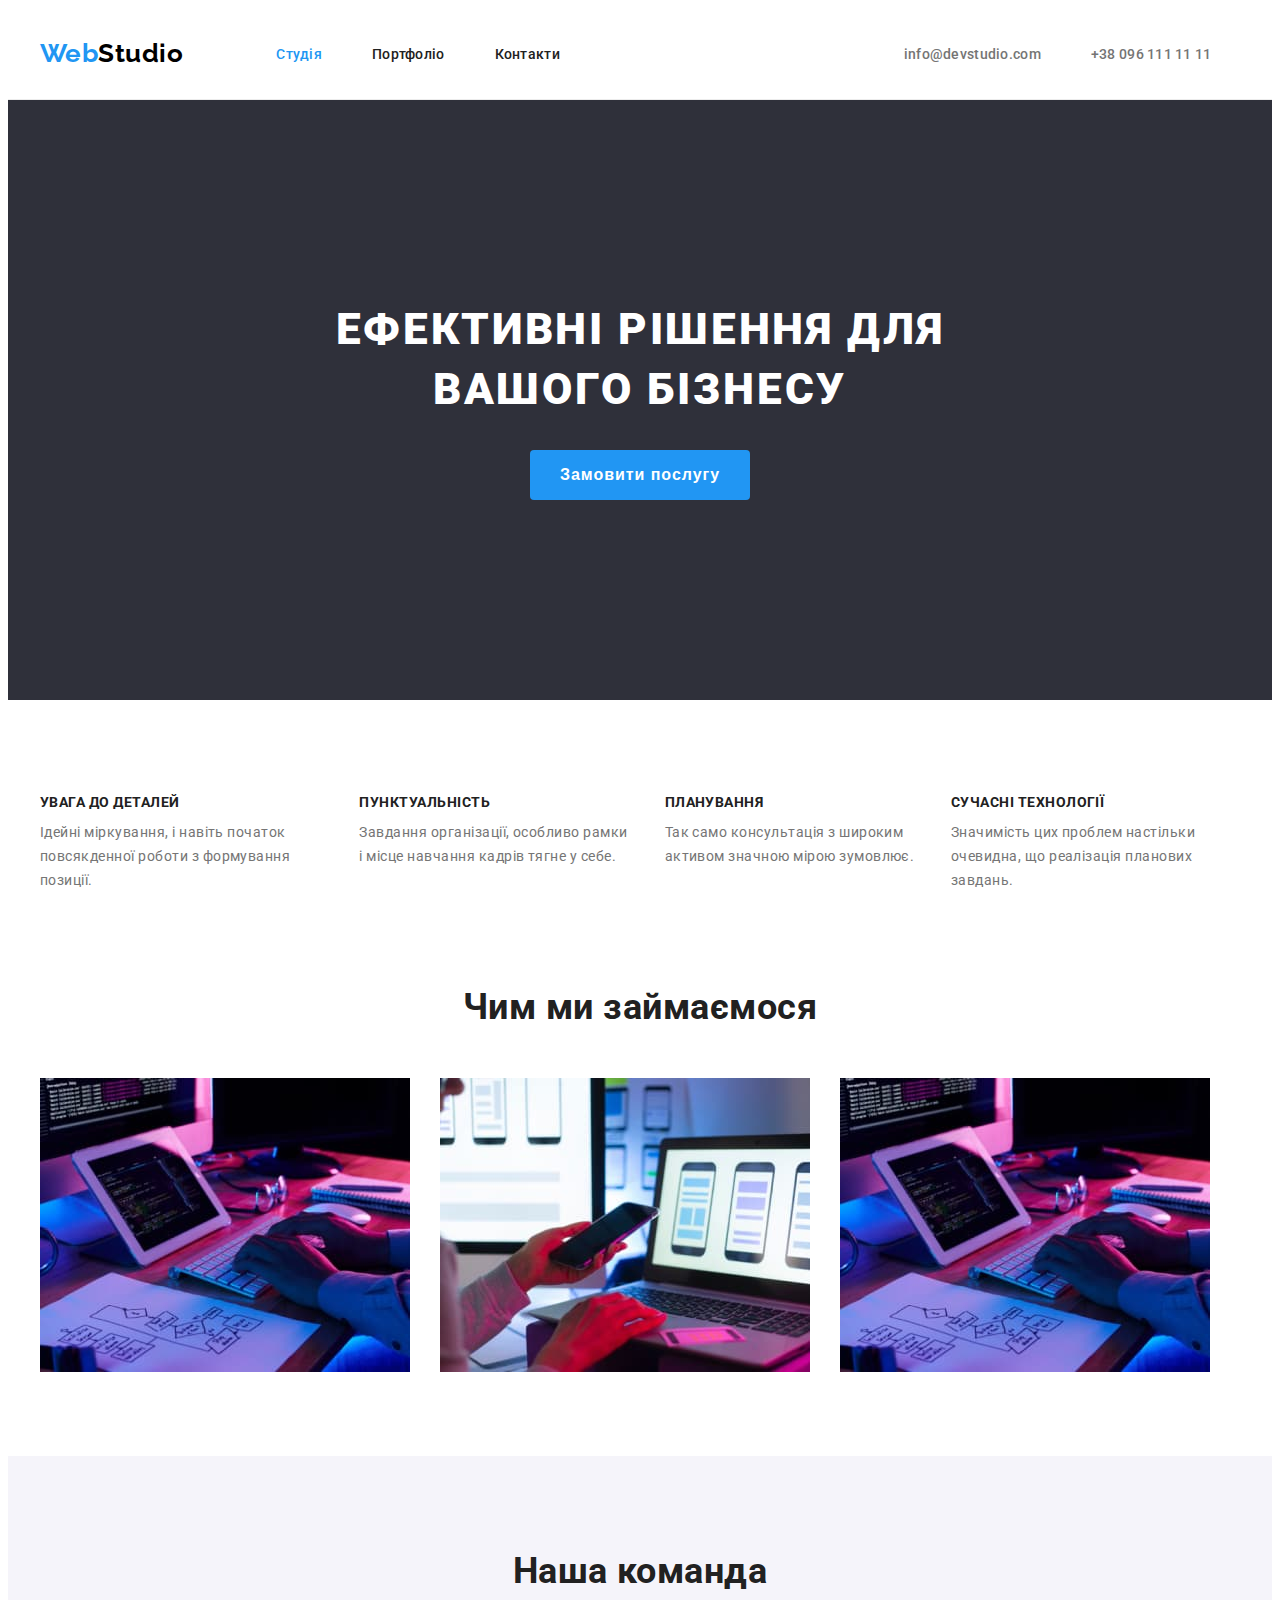
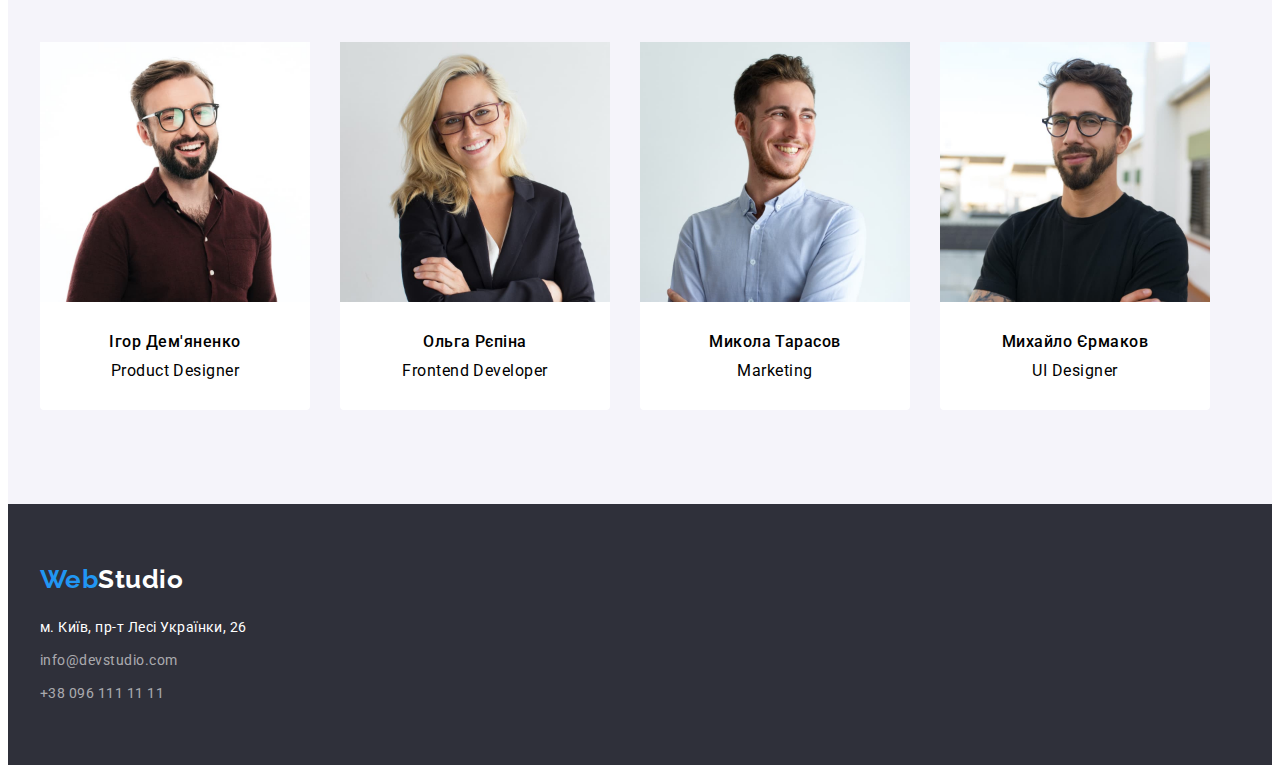
<file: index.html>
<!DOCTYPE html>
<html lang="ua">
<head>
    <meta charset="UTF-8">
    <meta http-equiv="X-UA-Compatible" content="IE=edge">
    <meta name="viewport" content="width=device-width, initial-scale=1.0">
    <title>Document</title>
    <link rel="preconnect" href="https://fonts.googleapis.com"> 
    <link rel="preconnect" href="https://fonts.gstatic.com" crossorigin> 
    <link href="https://fonts.googleapis.com/css2?family=Raleway:wght@700&family=Roboto:wght@400;500;700&display=swap" rel="stylesheet">
    <link rel="stylesheet" href="./css/style.css">
</head>
<body>
    <header class="header">
       <div class="container header-container">
            <nav class="header-nav">
                <a class=logo href="./index.html"><span class="logo-first">Web</span>Studio</a>
            <ul class="list header-list">
                <li><a class="header-nav-link current" href="./index.html">Студія</a></li>
                <li><a class="header-nav-link" href="./portfolio.html">Портфоліо</a></li>
                <li><a class="header-nav-link" href="">Контакти</a></li>
            </ul>
            </nav>
            <ul class="list list-nav">
                <li><a class="header-contacts" href="info@devstudio.com">info@devstudio.com</a></li>
                <li><a class="header-contacts" href="+380961111111">+38 096 111 11 11</a></li>
            </ul>
       </div>
    </header>
        <main>
            <section class="hero">
                <div class="hero-wrap container">
                    <h1 class="title-hero">
                        Ефективні рішення для <br /> вашого бізнесу
                    </h1>
                    <button type="button" class="btn-hero">
                        Замовити послугу
                    </button>
                </div>
            </section>
        <section class="about">
            <div class="container">
                <h2 class="title visually-hidden">Наші переваги</h2>
                <ul class="list list-about">
                    <li>
                        <h3 class="title-benefits">УВАГА ДО ДЕТАЛЕЙ</h3>
                        <p class="title-benefits-text">
                            Ідейні міркування, і навіть початок повсякденної роботи з формування позиції.
                        </p>
                    </li>
                    <li>
                        <h3 class="title-benefits">ПУНКТУАЛЬНІСТЬ</h3>
                        <p class="title-benefits-text">
                            Завдання організації, особливо рамки і місце навчання кадрів тягне у себе.
                        </p>
                    </li>
                    <li>
                        <h3 class="title-benefits">ПЛАНУВАННЯ</h3>
                        <p class="title-benefits-text">
                            Так само консультація з широким активом значною мірою зумовлює.
                        </p>
                    </li>
                    <li>
                        <h3 class="title-benefits">СУЧАСНІ ТЕХНОЛОГІЇ</h3>
                        <p class="title-benefits-text">
                            Значимість цих проблем настільки очевидна, що реалізація планових завдань.
                        </p>
                    </li>
                </ul>
            </div>
        </section>
        <section class="example">
            <div class="container">
                <h2 class="title title-example">
                    Чим ми займаємося
                </h2>
                <ul class="list list-example">
                    <li>
                            <img src="./images/img.jpg" width="370" alt="Набір структури коду на комп'ютері" />
                    </li>
                    <li>
                            <img src="./images/img-2.jpg" width="370" alt="Адаптування сайту до різних гаджетів" />
                    </li>
                    <li>
                            <img src="./images/img.jpg" width="370" alt="Підбір кольорів" />
                    </li>
                </ul>
            </div>
        </section>
        <section class="team">
            <div class="container">
                <h2 class="title title-item">Наша команда</h2>
                <ul class="list list-team">
                    <li>
                                <img src="./images/people.jpg" width="270" alt="чоловік" />
                                <div class="team-container">
                                    <h3 class="title-team">Ігор Дем'яненко</h3>
                                    <p class="title-team-text">Product Designer</p>
                                </div>
                    </li>
                    <li>
                            <img src="./images/people-1.jpg" width="270" alt="жінка" />
                            <div class="team-container">
                                <h3 class="title-team">Ольга Рєпіна</h3> 
                                <p class="title-team-text">Frontend Developer</p>
                            </div>
                    </li>
                    <li>
                            <img src="./images/people-2.jpg" width="270" alt="чоловік" />
                            <div class="team-container">
                                <h3 class="title-team">Микола Тарасов</h3>
                                <p class="title-team-text">Marketing</p>
                            </div>
                    </li>
                    <li>
                            <img src="./images/people-3.jpg" width="270" alt="чоловік" />
                            <div class="team-container">
                                <h3 class="title-team">Михайло Єрмаков</h3>
                                <p class="title-team-text">UI Designer</p>
                            </div>
                    </li>
                </ul>
            </div>
        </section>
        </main>
        <footer class="footer">
            <div class="container">
                <a class=logo-footer href=""><span class="logo-first">Web</span>Studio</a>
                <address class="contacts">
                    <p class="contacts-text">м. Київ, пр-т Лесі Українки, 26</p>
                    <ul class="list">
                        <li class="contacts-title-footer"><a class="contacts-title" href="info@devstudio.com">info@devstudio.com</a><br></li>
                        <li><a class="contacts-title" href="+380961111111">+38 096 111 11 11</a></li>
                    </ul>
                </address>
            </div>
        </footer>
</body>
</html>
</file>
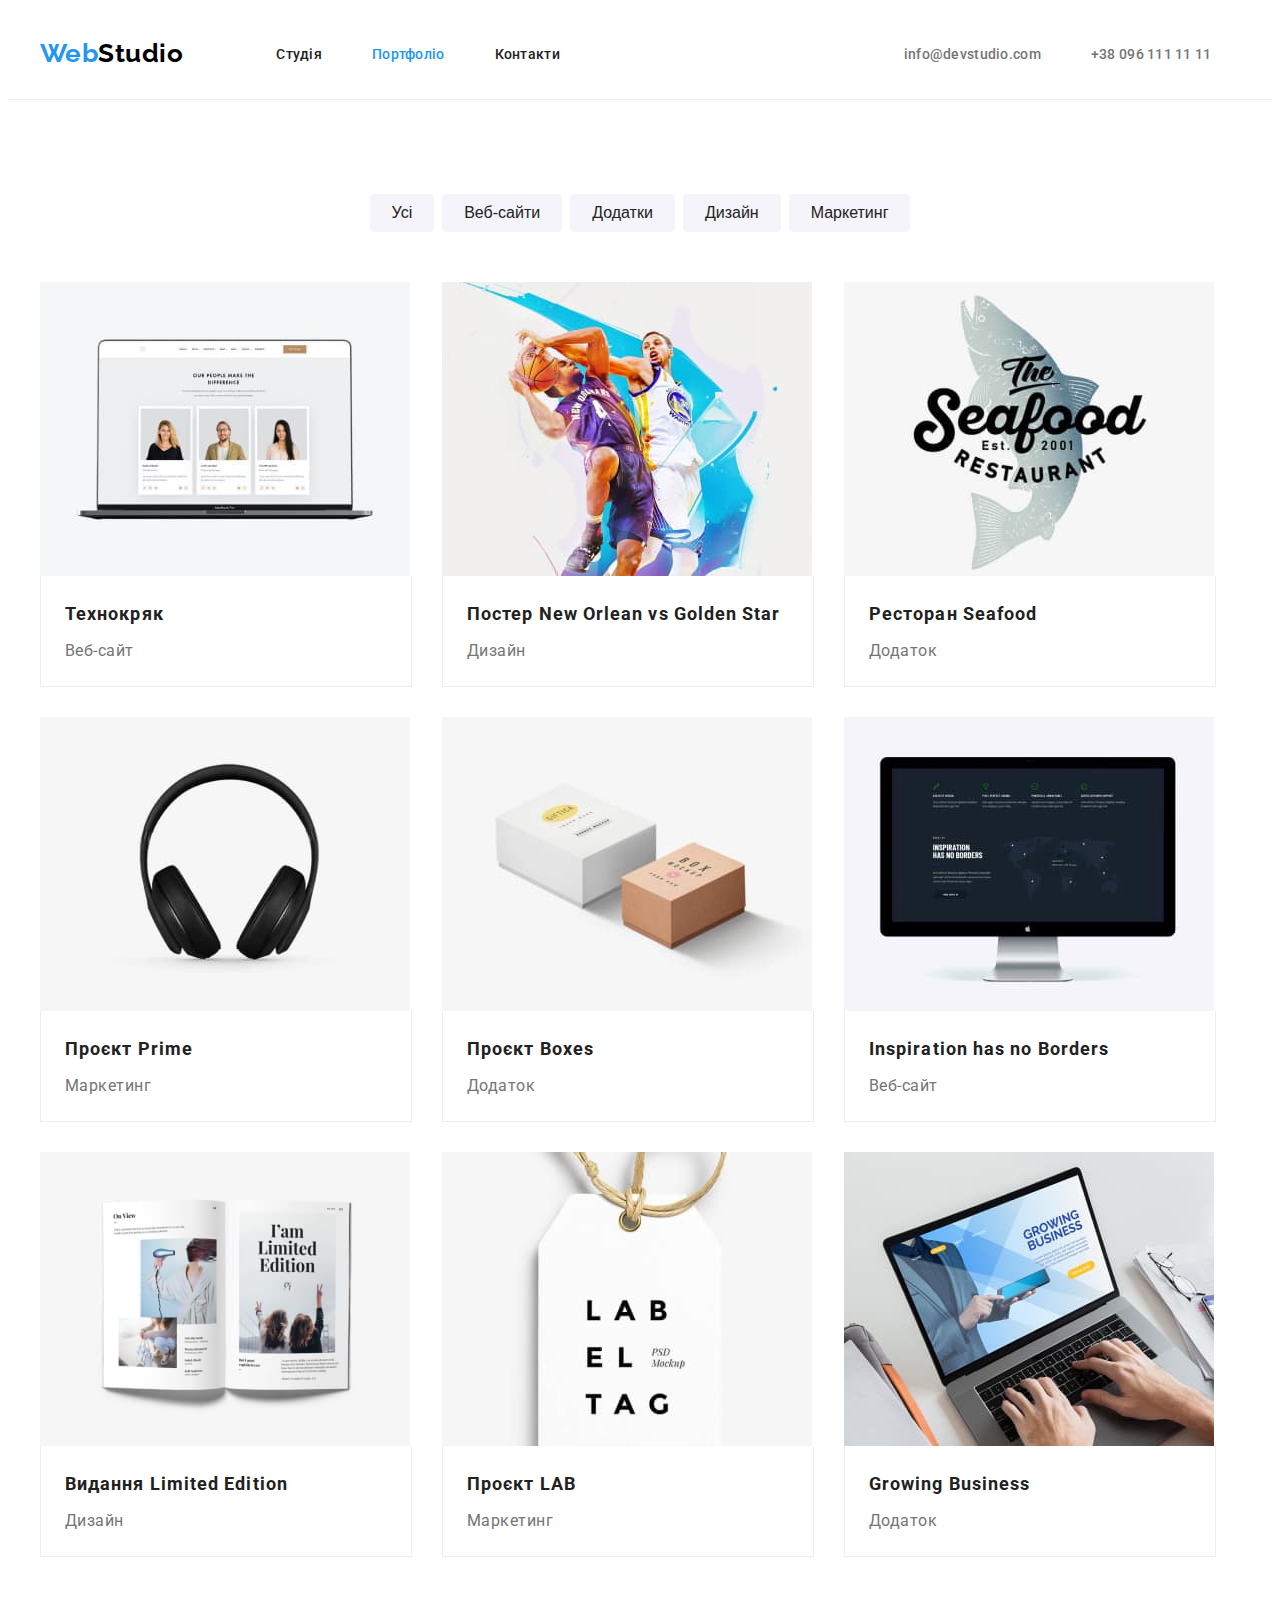
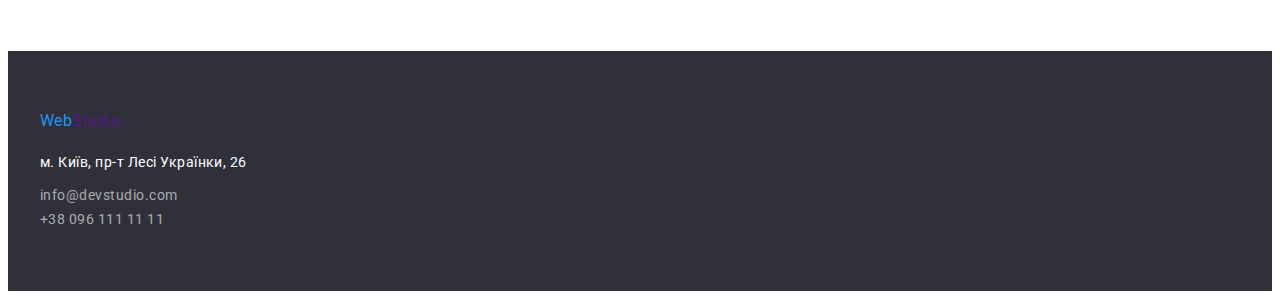
<file: portfolio.html>
<!DOCTYPE html>
<html lang="ua">
<head>
    <meta charset="UTF-8">
    <meta http-equiv="X-UA-Compatible" content="IE=edge">
    <meta name="viewport" content="width=device-width, initial-scale=1.0">
    <title>Document</title>
    <link rel="preconnect" href="https://fonts.googleapis.com"> 
    <link rel="preconnect" href="https://fonts.gstatic.com" crossorigin> 
    <link href="https://fonts.googleapis.com/css2?family=Raleway:wght@700&family=Roboto:wght@400;500;700&display=swap" rel="stylesheet">
    <link rel="stylesheet" href="./css/style.css">
</head>
<body>
    <header class="header">
        <div class="container header-container">
             <nav class="header-nav">
                 <a class=logo href="./index.html"><span class="logo-first">Web</span>Studio</a>
             <ul class="list header-list">
                 <li><a class="header-nav-link" href="./index.html">Студія</a></li>
                 <li><a class="header-nav-link current" href="./portfolio.html">Портфоліо</a></li>
                 <li><a class="header-nav-link" href="">Контакти</a></li>
             </ul>
             </nav>
             <ul class="list list-nav">
                <li><a class="header-contacts" href="info@devstudio.com">info@devstudio.com</a></li>
                <li><a class="header-contacts" href="+380961111111">+38 096 111 11 11</a></li>
            </ul>
        </div>
     </header>
    <main>
        <section class="portfolio">
            <div class="container">
                <h1 class="visually-hidden">
                    Портфоліо
                </h1>
                <ul class="list list-portfolio-type">
                    <li><button type="button" class="filtr">Усі</button></li>
                    <li><button type="button" class="filtr">Веб-сайти</button></li>
                    <li><button type="button" class="filtr">Додатки</button></li>
                    <li><button type="button" class="filtr">Дизайн</button></li>
                    <li><button type="button" class="filtr">Маркетинг</button></li>
                </ul>
                <ul class="list list-portfolio">
                    <li>
                        <a href=""><img src="./images/tehnokryak.jpg" alt="ноутбук" width="370px" height="294px">
                            <div class="title-cards">
                                <h2 class="portfolio-title">
                                    Технокряк
                                </h2>
                                <p class="portfolio-text">
                                    Веб-сайт
                                </p>
                            </div>
                        </a>
                    </li>
                    <li>
                        <a href=""><img src="./images/poster.jpg" alt="постер з двома баскітболістами" width="370px" height="294px">
                            <div class="title-cards">
                                <h2 class="portfolio-title">
                                    Постер New Orlean vs Golden Star
                                </h2>
                                <p class="portfolio-text">
                                    Дизайн
                                </p>
                            </div>
                        </a>
                    </li>
                    <li>
                        <a href=""><img src="./images/seafood.jpg" alt="риба" width="370px" height="294px">
                            <div class="title-cards">
                                <h2 class="portfolio-title">
                                    Ресторан Seafood
                                </h2>
                                <p class="portfolio-text">
                                    Додаток
                                </p>
                            </div>
                        </a>
                    </li>
                    <li>
                        <a href=""><img src="./images/project_prajm.jpg" alt="навушники" width="370px" height="294px">
                            <div class="title-cards">
                                <h2 class="portfolio-title">
                                    Проєкт Prime
                                </h2>
                                <p class="portfolio-text">
                                    Маркетинг
                                </p>
                            </div>
                        </a>
                    </li>
                    <li>
                        <a href=""><img src="./images/project_boxes.jpg" alt="дві коробки" width="370px" height="294px">
                            <div class="title-cards">
                                <h2 class="portfolio-title">
                                    Проєкт Boxes
                                </h2>
                                <p class="portfolio-text">
                                    Додаток
                                </p>
                            </div>
                        </a>
                    </li>
                    <li>
                        <a href=""><img src="./images/Inspiration_has_no_Borders.jpg" alt="монітор" width="370px" height="294px">
                            <div class="title-cards">
                                <h2 class="portfolio-title">
                                    Inspiration has no Borders
                                </h2>
                                <p class="portfolio-text">
                                    Веб-сайт
                                </p>
                            </div>
                        </a>
                    </li>
                    <li>
                        <a href=""><img src="./images/Limited_Edition.jpg" alt="журнал" width="370px" height="294px">
                            <div class="title-cards">
                                <h2 class="portfolio-title">
                                    Видання Limited Edition
                                </h2>
                                <p class="portfolio-text">
                                    Дизайн
                                </p>
                            </div>
                        </a>
                    </li>
                    <li>
                        <a href=""><img src="./images/project_LAB.jpg" alt="бірка" width="370px" height="294px">
                            <div class="title-cards">
                                <h2 class="portfolio-title">
                                    Проєкт LAB
                                </h2>
                                <p class="portfolio-text">
                                    Маркетинг
                                </p>
                            </div>
                        </a>
                    </li>
                    <li>
                        <a href=""><img src="./images/Growing_Business.jpg" alt="ноутбук" width="370px" height="294px">
                            <div class="title-cards">
                                <h2 class="portfolio-title">
                                    Growing Business
                                </h2>
                                <p class="portfolio-text">
                                    Додаток
                                </p>
                            </div>
                        </a>
                    </li>
                </ul>
            </div>
        </section>
    </main>
    <footer class="footer">
        <div class="container">
            <a class=logo-last href=""><span class="logo-first">Web</span>Studio</a>
            <address class="contacts">
                <p class="contacts-text">м. Київ, пр-т Лесі Українки, 26</p>
                <ul class="list">
                    <li><a class="contacts-title" href="info@devstudio.com">info@devstudio.com</a><br></li>
                    <li><a class="contacts-title" href="+380961111111">+38 096 111 11 11</a></li>
                </ul>
            </address>
        </div>
    </footer>
</body>
</html>
</file>
<file: css/style.css>
body { 
font-family: roboto, sans-serif;
letter-spacing: 0.03em}

.list {
    list-style: none;}

:root {
    --title-color: #212121;
    --text-color: #757575;
}

h1,
h2,
h3,
h4,
h5,
h6,
p {
    margin: 0;
}

ul {
    margin: 0;
    padding: 0;
}

button {
    cursor: pointer;
}

img {display: block;}

.logo {
    font-family: Raleway, sans-serif;
    font-weight: 700;
    font-size: 26px;
    line-height: 1.1923;
    color: #000000;
    margin-right: 93px;
    display: inline-block;
    padding-bottom: 30px;
    padding-top: 30px;
}
.logo-first {
    color: #2196F3;
}

.container {
    width: 1200px;
    padding-left: 15px;
    padding-right: 15px;
    margin: 0 auto;
}

.header-nav {
    display: flex;
    align-items: center;
}

.header-list {
    display: flex;
    margin-right: 344px;
    gap: 50px;
}

.header-container {
    display: flex;
    align-items: center;
}

.header {
    border-bottom: 1px solid #ECECEC;
}

.header-nav-link {
font-style: normal;
font-weight: 500;
font-size: 14px;
line-height: 1.1428;
letter-spacing: 0.02em;
color: var(--title-color);
display: inline-block;
padding-bottom: 30px;
padding-top: 30px;
}

.header-nav-link:hover,
.header-nav-link:focus{
color: #2196F3;
}

.header-nav-link.current {
    color: #2196F3
}

.header a{text-decoration: none;}

.header-contacts {
font-style: normal;
font-weight: 500;
font-size: 14px;
line-height: 1.1428;
letter-spacing: 0.02em;
color: var(--text-color);
display: inline-block;
padding-bottom: 30px;
padding-top: 30px;
}
.list-nav {
    display: flex;
    gap: 50px;
}

.header-contacts:hover,
.header-contacts:focus,{
color: #2196F3;
}

.title {
font-size: 36px;
line-height: 1.1667;
text-align: center;
color: var(--title-color);
}

.hero {
    background-color: #2F303A;
    padding-top: 200px;
    padding-bottom: 200px;
}


.title-hero {
font-style: normal;
font-weight: 900;
font-size: 44px;
line-height: 1.3636;
text-align: center;
letter-spacing: 0.06em;
text-transform: uppercase;
color: #FFFFFF;
margin-bottom: 30px;
}

.btn-hero {
font-style: normal;
font-weight: 700;
font-size: 16px;
line-height: 1.875;
margin: 0 auto;
display: block;
align-items: center;
text-align: center;
letter-spacing: 0.06em;
color: #FFFFFF;
background-color: #2196F3;
border: none;
border-radius: 4px;
padding: 10px 30px;
}

.btn-hero:hover,
.btn-hero:focus {
color: #2196F3;
background-color: #FFFFFF;
}

.about {
    padding-top: 94px;
    padding-bottom: 94px;
}

.list-about {
    display: flex;
    gap: 30px;
}

.visually-hidden {
    position: absolute;
    width: 1px;
    height: 1px;
    margin: -1px;
    border: 0;
    padding: 0;
    white-space: nowrap;
    clip-path: inset(100%);
    clip: rect(0 0 0 0);
    overflow: hidden;
}

.title-benefits {
font-style: normal;
font-weight: 700;
font-size: 14px;
line-height: 1.1428;
text-transform: uppercase;
color: var(--title-color);
margin-bottom: 10px;
}

.example {
    padding-bottom: 84px;
}

.list-example {
    display: flex;
    gap: 30px;
}

.title-benefits-text{
font-size: 14px;
line-height:1.7143;
color: var(--text-color);
}

.title-example {
    margin-bottom: 50px;
}

.team {
    background-color: #F5F4FA;
    padding-top: 94px;
    padding-bottom: 94px;
}

.team-container{
    padding-top: 30px;
    padding-bottom: 30px;
    background-color: #FFFFFF;
    border-bottom-left-radius: 4px;
    border-bottom-right-radius: 4px;
}

.title-item{
    margin-bottom: 50px;
}

.title-team {
font-weight: 500;
font-size: 16px;
line-height: 1.1875;
text-align: center;
margin-bottom: 10px;
}

.title-team-text {
font-size: 16px;
line-height: 1.1875;
text-align: center;
}

.list-team {
   display: flex;
   gap: 30px;
}

.footer {
    background-color: #2F303A;
    padding-top: 60px;
    padding-bottom: 60px;
}

.container-footer {
}

.logo-footer {
    font-family: Raleway, sans-serif;
    font-weight: 700;
    font-size: 26px;
    line-height: 1.1923;
    text-decoration: none;
    color: #ffffff;
}

.contacts {
font-style: normal;
margin-top: 20px;
}

.contacts-text {
font-size: 14px;
line-height: 1.7143;
color: #FFFFFF;
margin-bottom: 9px;
}
.contacts-title {
text-decoration: none;
font-size: 14px;
line-height: 1.7143;
color: rgba(255, 255, 255, 0.6);
}

.contacts-title-footer {
    margin-bottom: 9px;
}


/*----------portfolio--------*/


.portfolio {
    padding-top: 94px;
    padding-bottom: 94px;
}

.list-portfolio-type {
    margin-bottom: 50px;
    display: flex;
    justify-content: center;
    gap: 8px;
}

.list-portfolio {
    display: flex;
    flex-wrap: wrap;
    gap: 30px;
}

.list-portfolio a{
    text-decoration: none;
}

.title-cards {
    padding: 20px 24px;
    border-right: 1px solid #EEEEEE;
    border-bottom: 1px solid #EEEEEE;
    border-left: 1px solid #EEEEEE;
}

.filtr{
    font-weight: 500;
    font-size: 16px;
    line-height: 1.625;
    text-align: center;
    color: var(--title-color);
    padding: 6px 22px;
    border-radius: 4px;
    background-color: #F5F4FA;
    border: none;}

.filtr:hover,
.filtr:focus{
    color: white;
    background-color: #2196F3;}
    

.portfolio-title {
font-size: 18px;
line-height: 2;
letter-spacing: 0.06em;
color: var(--title-color);
margin-bottom: 4px;
width: 322px;
}

.portfolio-text{
font-size: 16px;
line-height: 1.875;
color: var(--text-color);
}

.footer a{
    text-decoration: none
}
</file>
